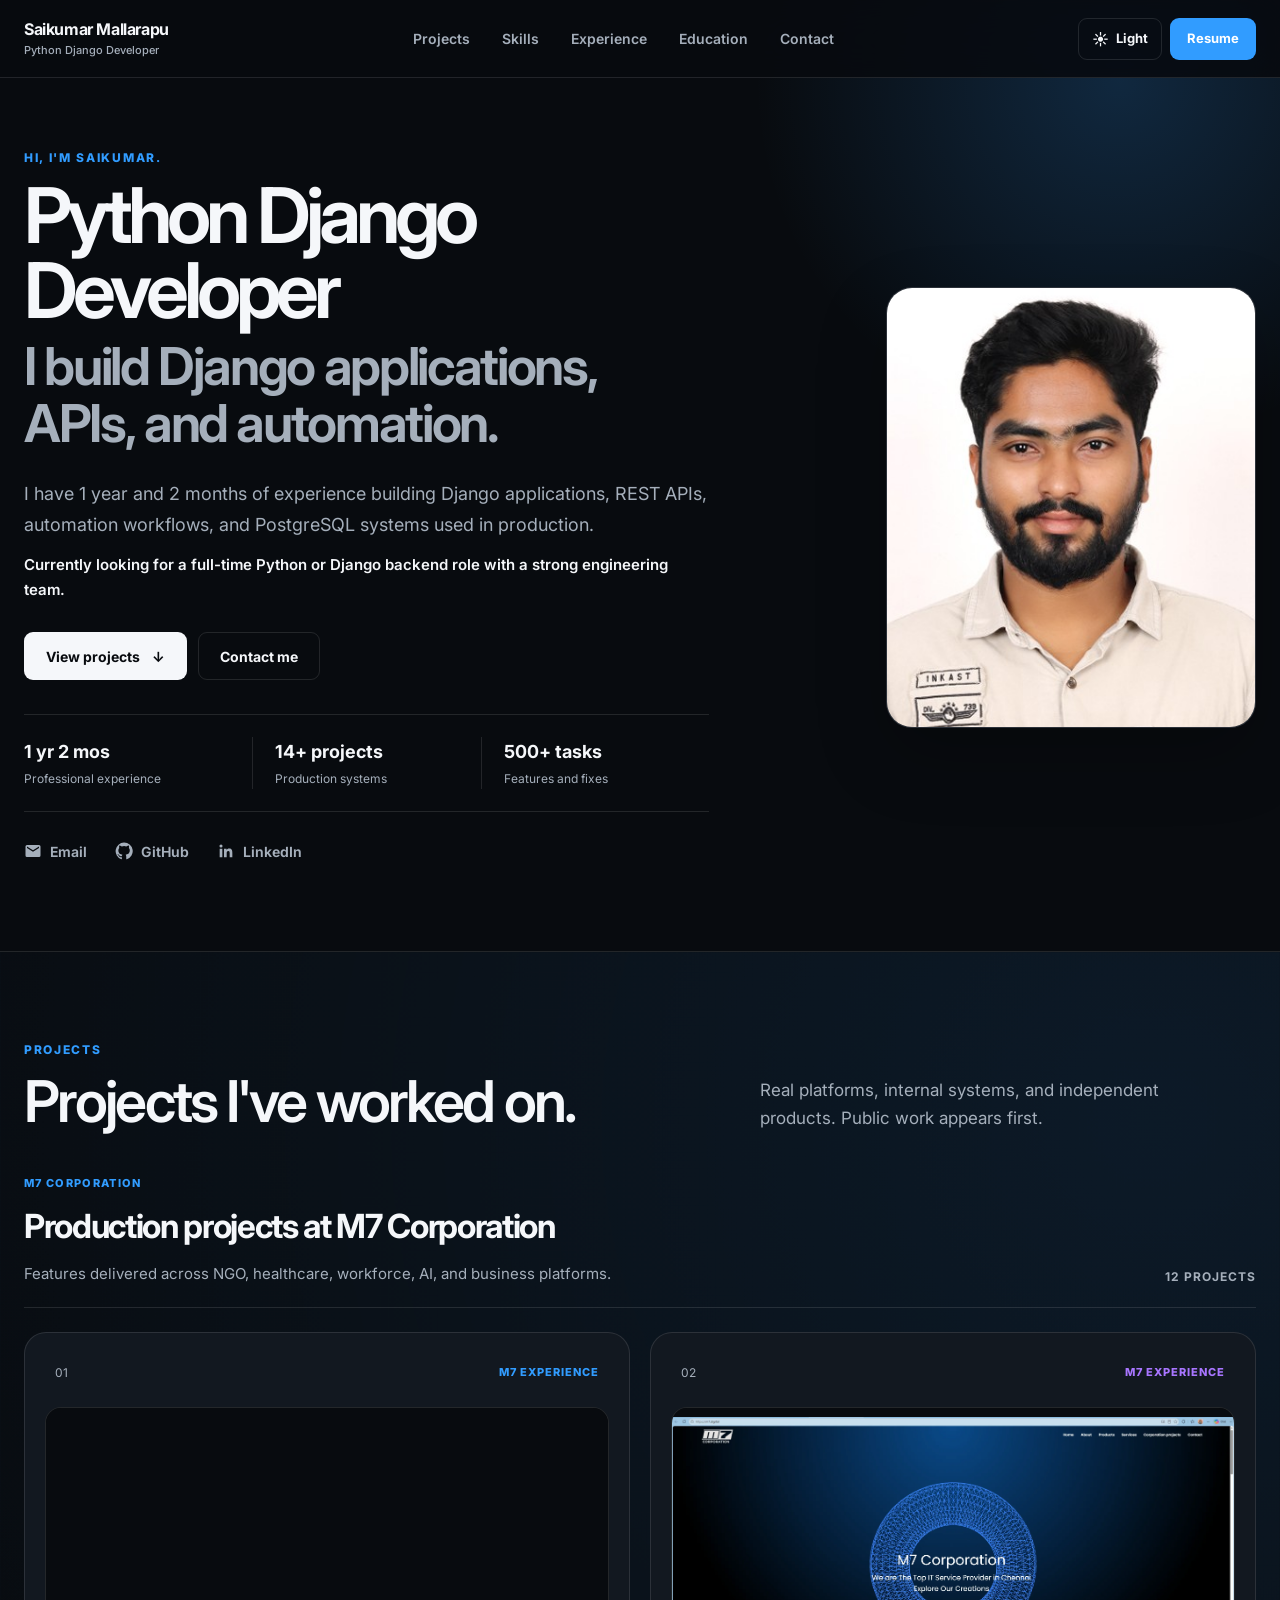
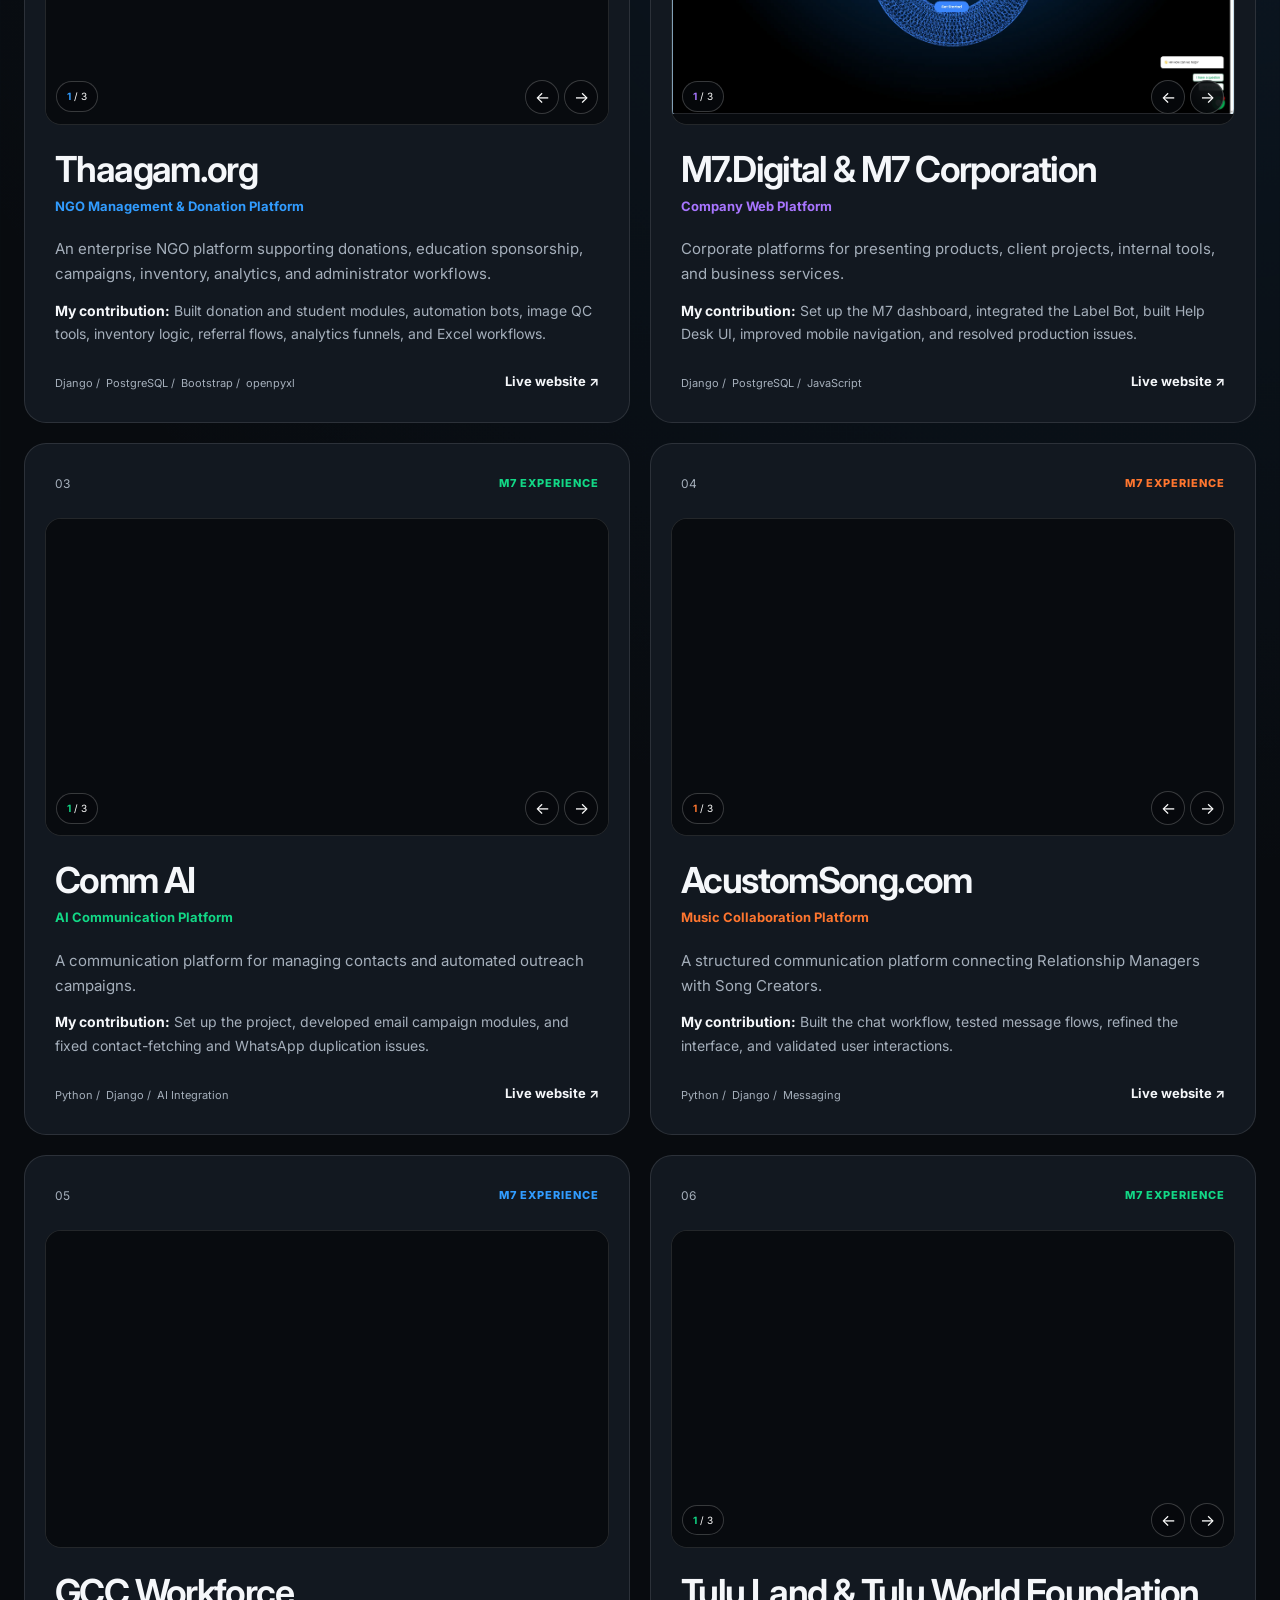
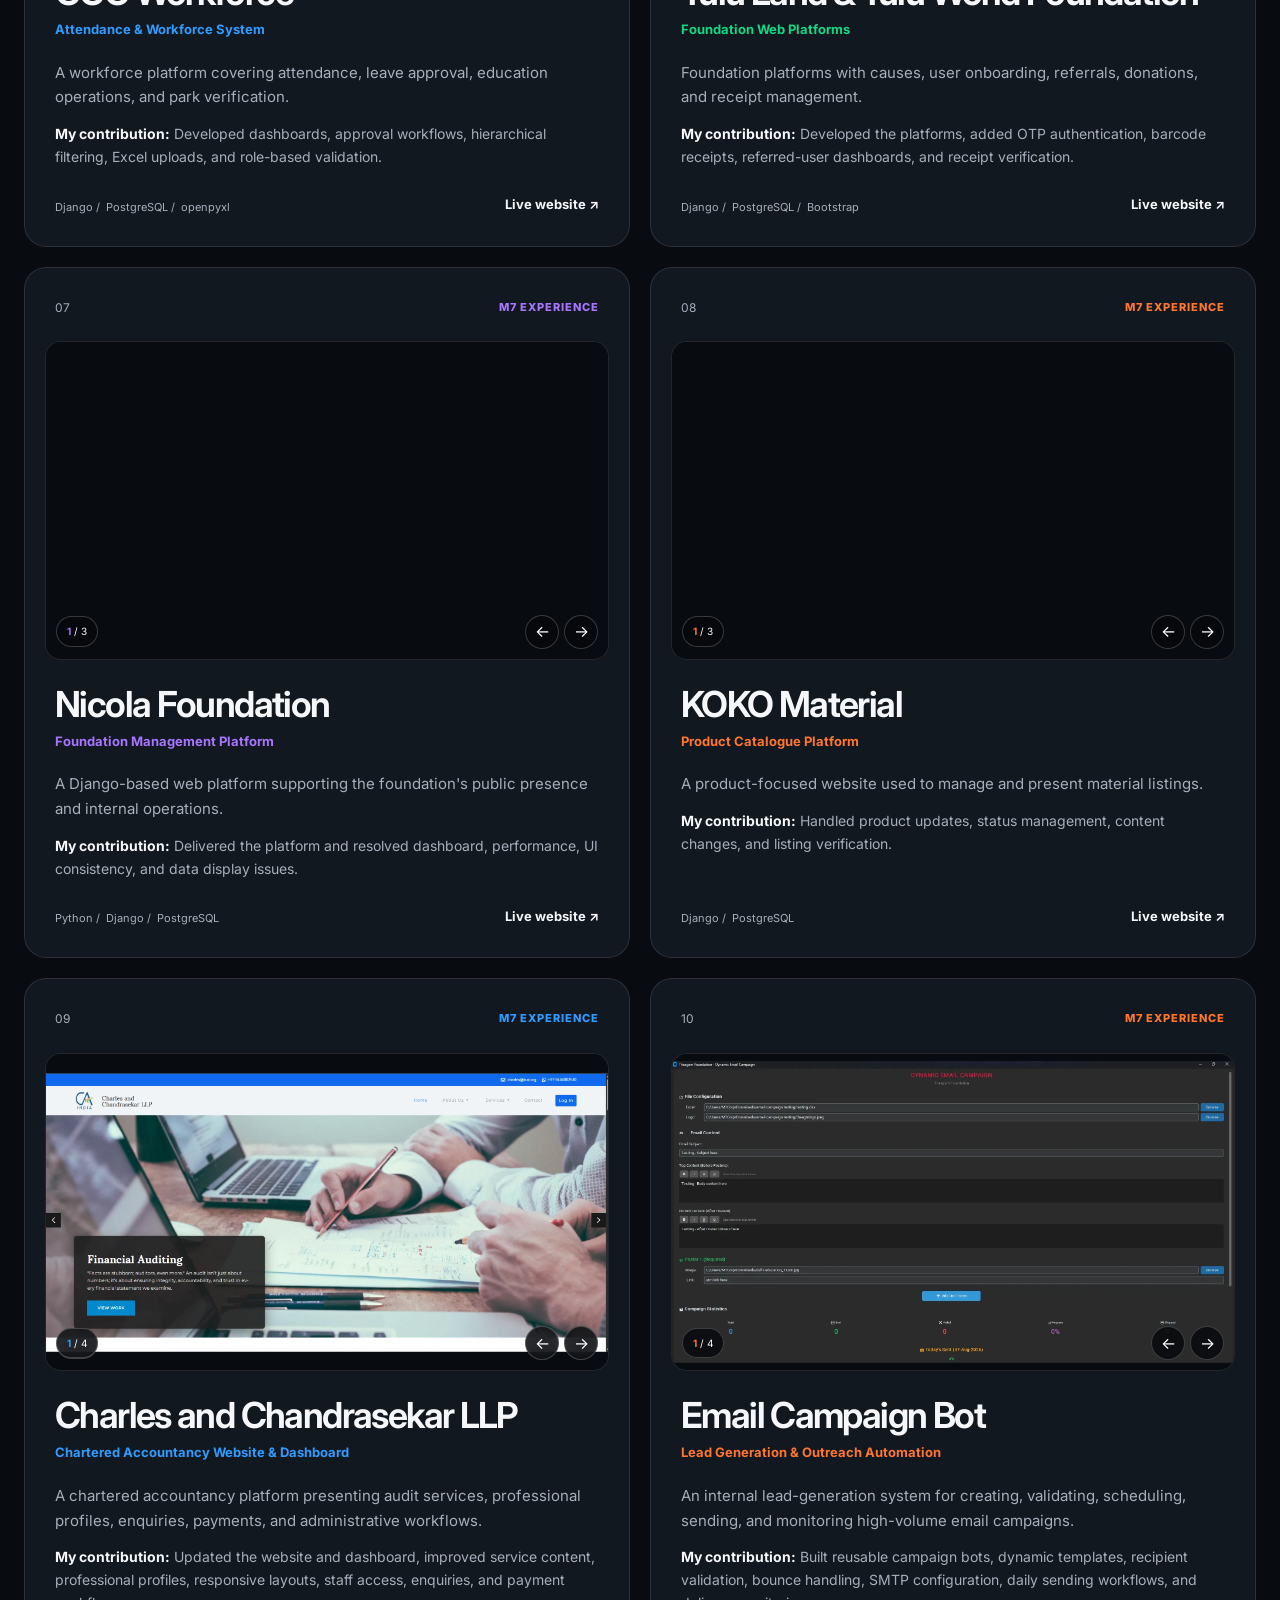
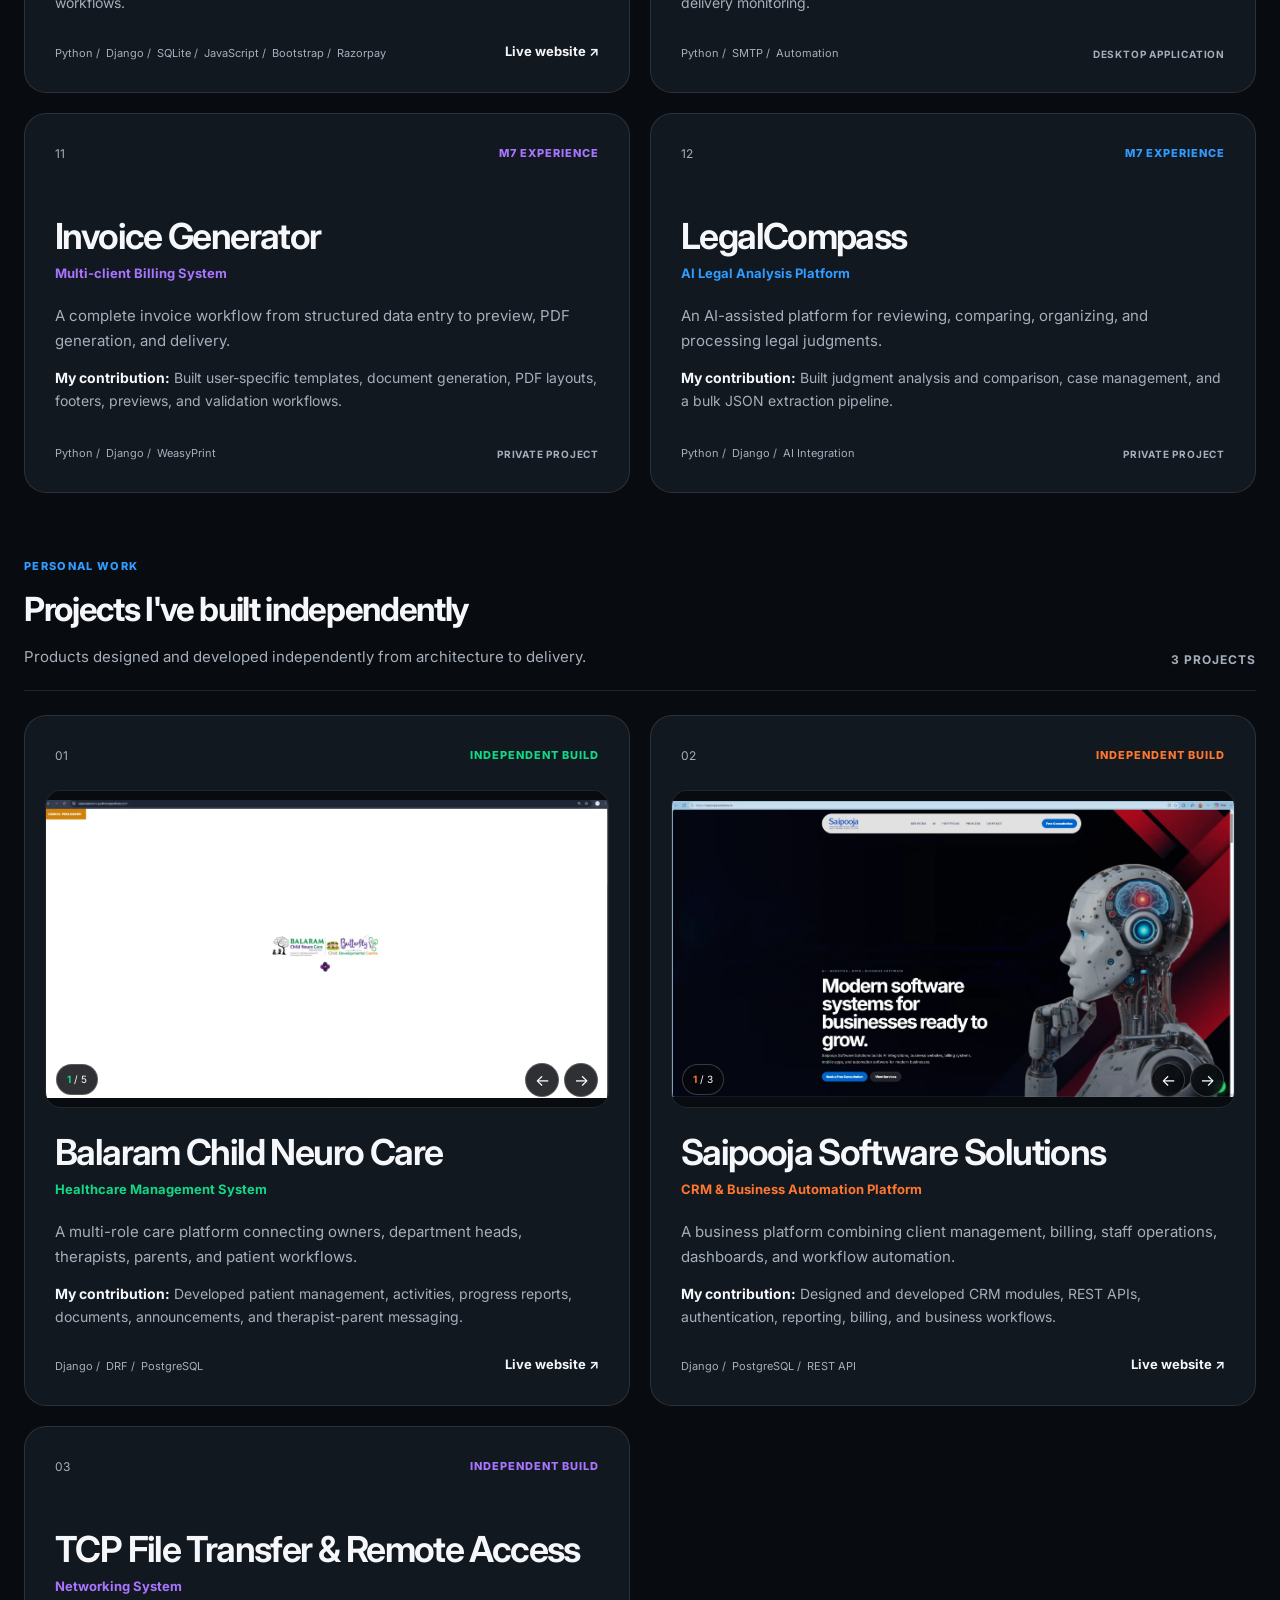
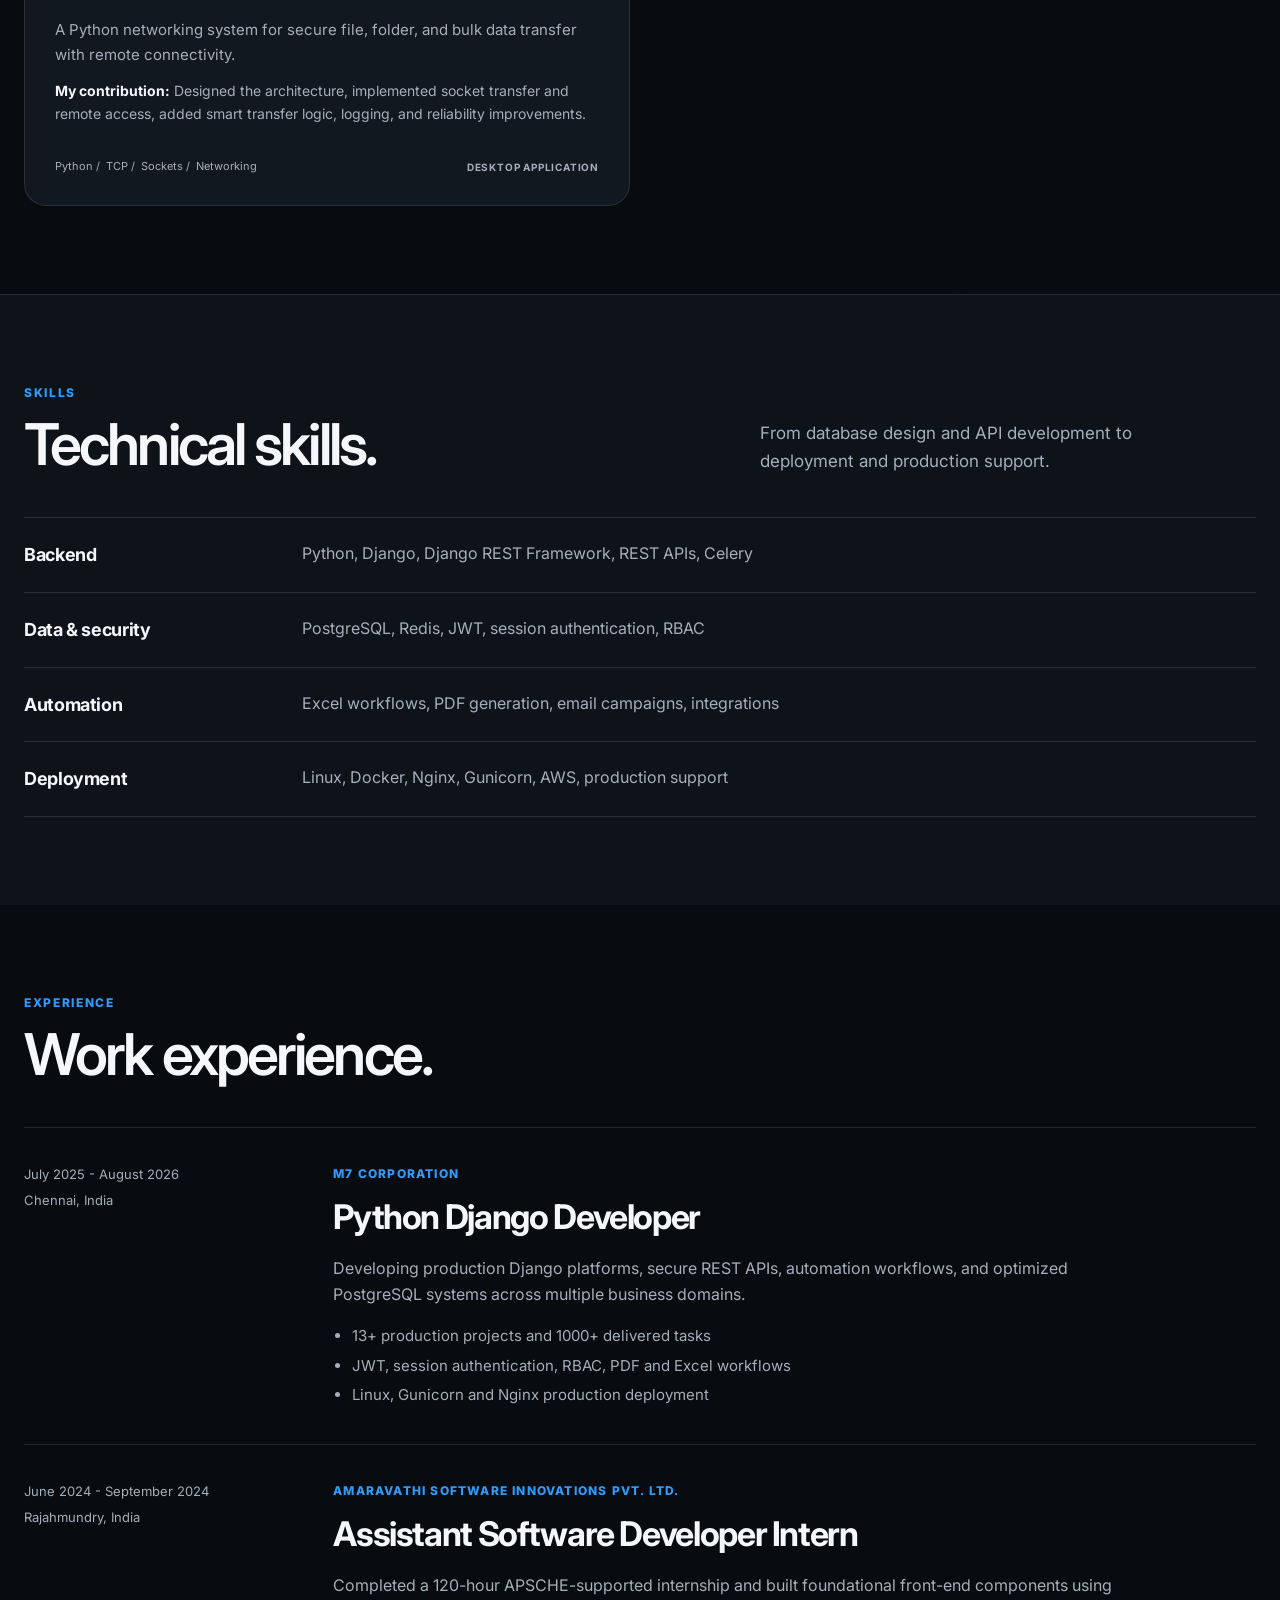
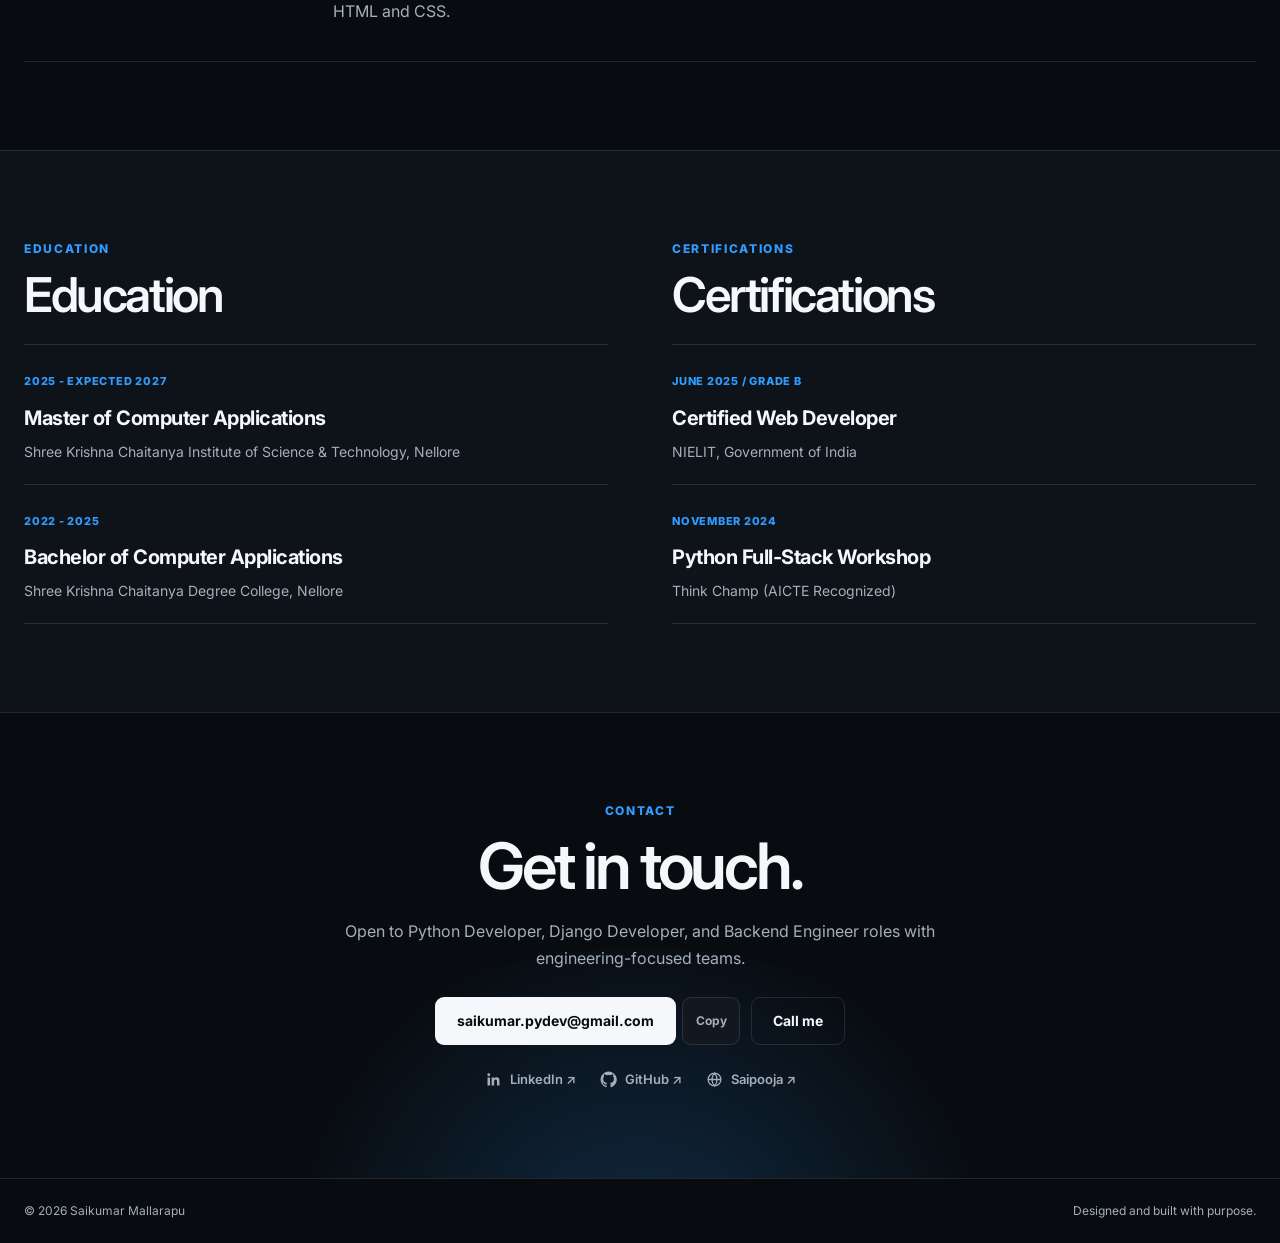
<file: index.html>
<!doctype html>
<html lang="en" data-theme="dark">
<head>
  <meta charset="utf-8">
  <meta name="viewport" content="width=device-width, initial-scale=1">
  <title>Saikumar Mallarapu | Python Django Developer</title>
  <meta name="description" content="Saikumar Mallarapu is a Python Django Developer building production-grade REST APIs, PostgreSQL systems, automation workflows, and backend applications.">
  <meta name="author" content="Saikumar Mallarapu">
  <meta name="robots" content="index, follow, max-image-preview:large, max-snippet:-1">
  <link rel="canonical" href="https://saikumarmallarapu.github.io/">
  <meta name="theme-color" content="#07090c" id="themeColor">
  <meta property="og:type" content="profile">
  <meta property="og:site_name" content="Saikumar Mallarapu">
  <meta property="og:locale" content="en_IN">
  <meta property="og:title" content="Saikumar Mallarapu | Python Django Developer">
  <meta property="og:description" content="Production-focused Python Django Developer experienced in REST APIs, PostgreSQL, automation workflows, and backend systems.">
  <meta property="og:url" content="https://saikumarmallarapu.github.io/">
  <meta property="og:image" content="https://saikumarmallarapu.github.io/assets/images/profile/professional-portrait.jpg">
  <meta property="og:image:width" content="390">
  <meta property="og:image:height" content="544">
  <meta property="og:image:alt" content="Saikumar Mallarapu, Python Django Developer">
  <meta name="twitter:card" content="summary">
  <meta name="twitter:title" content="Saikumar Mallarapu | Python Django Developer">
  <meta name="twitter:description" content="Production-focused Django developer building APIs, automation workflows, and backend applications.">
  <meta name="twitter:image" content="https://saikumarmallarapu.github.io/assets/images/profile/professional-portrait.jpg">
  <meta name="twitter:image:alt" content="Saikumar Mallarapu, Python Django Developer">
  <link rel="icon" type="image/png" href="assets/images/branding/favicon.png">
  <link rel="apple-touch-icon" href="assets/images/branding/favicon-large.png">
  <link rel="preconnect" href="https://fonts.googleapis.com">
  <link rel="preconnect" href="https://fonts.gstatic.com" crossorigin>
  <link href="https://fonts.googleapis.com/css2?family=Inter:wght@400;500;600;700;800&display=swap" rel="stylesheet">
  <script>
    (function () {
      try {
        var savedTheme = localStorage.getItem("portfolio-theme");
        if (savedTheme === "light" || savedTheme === "dark") {
          document.documentElement.dataset.theme = savedTheme;
        }
      } catch (error) {}
    }());
  </script>
  <link rel="stylesheet" href="assets/css/styles.css">
  <script type="application/ld+json">
  {
    "@context": "https://schema.org",
    "@graph": [
      {
        "@type": "WebSite",
        "@id": "https://saikumarmallarapu.github.io/#website",
        "url": "https://saikumarmallarapu.github.io/",
        "name": "Saikumar Mallarapu",
        "description": "Portfolio of Python Django Developer Saikumar Mallarapu"
      },
      {
        "@type": "ProfilePage",
        "@id": "https://saikumarmallarapu.github.io/#profile",
        "url": "https://saikumarmallarapu.github.io/",
        "name": "Saikumar Mallarapu | Python Django Developer",
        "dateModified": "2026-08-06",
        "isPartOf": { "@id": "https://saikumarmallarapu.github.io/#website" },
        "mainEntity": { "@id": "https://saikumarmallarapu.github.io/#person" }
      },
      {
        "@type": "Person",
        "@id": "https://saikumarmallarapu.github.io/#person",
        "name": "Saikumar Mallarapu",
        "jobTitle": "Python Django Developer",
        "description": "Python Django Developer with production experience in REST APIs, PostgreSQL, automation workflows, and backend applications.",
        "url": "https://saikumarmallarapu.github.io/",
        "image": "https://saikumarmallarapu.github.io/assets/images/profile/professional-portrait.jpg",
        "email": "saikumar.pydev@gmail.com",
        "sameAs": [
          "https://linkedin.com/in/saikumarmallarapu",
          "https://github.com/saikumarmallarapu"
        ],
        "knowsAbout": ["Python", "Django", "Django REST Framework", "PostgreSQL", "REST APIs", "JWT", "Redis", "Celery", "Docker", "Linux", "Nginx", "Gunicorn", "AWS"],
        "hasOccupation": {
          "@type": "Occupation",
          "name": "Python Django Developer",
          "skills": "Python, Django, Django REST Framework, PostgreSQL, REST APIs, JWT, Redis, Celery, Docker, Linux, Nginx, Gunicorn, AWS"
        }
      }
    ]
  }
  </script>
</head>
<body>
  <a class="skip-link" href="#main">Skip to content</a>

  <!-- Persistent header: primary navigation, theme switch, resume link, and mobile menu. -->
  <header class="site-header" id="siteHeader">
    <div class="header-shell">
      <a class="brand" href="#home" aria-label="Saikumar Mallarapu home">
        <span class="brand-copy">
          <strong>Saikumar Mallarapu</strong>
          <small>Python Django Developer</small>
        </span>
      </a>

      <nav class="desktop-nav" aria-label="Main navigation">
        <a href="#projects">Projects</a>
        <a href="#expertise">Skills</a>
        <a href="#experience">Experience</a>
        <a href="#credentials">Education</a>
        <a href="#contact">Contact</a>
      </nav>

      <div class="header-actions">
        <button class="theme-toggle" id="themeToggle" type="button" aria-label="Switch to light mode">
          <span class="theme-icon" id="themeIcon" aria-hidden="true">&#9788;</span>
          <span class="theme-label" id="themeLabel">Light</span>
        </button>
        <a class="header-cta" href="assets/documents/saikumar_mallarapu_python_developer.pdf" target="_blank" rel="noopener noreferrer" type="application/pdf">Resume</a>
        <button class="menu-button" id="menuButton" type="button" aria-expanded="false" aria-controls="mobileNav" aria-label="Open navigation">
          <span></span><span></span>
        </button>
      </div>

      <nav class="mobile-nav" id="mobileNav" aria-label="Mobile navigation">
        <a href="#projects">Projects</a>
        <a href="#expertise">Skills</a>
        <a href="#experience">Experience</a>
        <a href="#credentials">Education</a>
        <a href="#contact">Contact</a>
      </nav>
    </div>
  </header>

  <main id="main">
    <!-- Hero: primary introduction and profile image. -->
    <section class="hero" id="home">
      <div class="hero-glow" aria-hidden="true"></div>
      <div class="container hero-grid">
        <div class="hero-copy reveal">
          <p class="section-label">Hi, I&apos;m Saikumar.</p>
          <h1>Python Django Developer<br><span>I build Django applications, APIs, and automation.</span></h1>
          <p class="hero-summary">I have 1 year and 2 months of experience building Django applications, REST APIs, automation workflows, and PostgreSQL systems used in production.</p>
          <p class="job-search-note">Currently looking for a full-time Python or Django backend role with a strong engineering team.</p>
          <div class="hero-actions">
            <a class="button button-primary" href="#projects">View projects <span aria-hidden="true">&#8595;</span></a>
            <a class="button button-secondary" href="mailto:saikumar.pydev@gmail.com">Contact me</a>
          </div>
          <ul class="hero-facts" aria-label="Career highlights">
            <li><strong>1 yr 2 mos</strong><span>Professional experience</span></li>
            <li><strong>14+ projects</strong><span>Production systems</span></li>
            <li><strong>500+ tasks</strong><span>Features and fixes</span></li>
          </ul>
          <div class="hero-links" aria-label="Social profiles">
            <a href="mailto:saikumar.pydev@gmail.com">
              <svg viewBox="0 0 24 24" aria-hidden="true"><path d="M20 4H4a2 2 0 0 0-2 2v12a2 2 0 0 0 2 2h16a2 2 0 0 0 2-2V6a2 2 0 0 0-2-2Zm0 4-8 5-8-5V6l8 5 8-5v2Z"/></svg>
              <span>Email</span>
            </a>
            <a href="https://github.com/saikumarmallarapu" target="_blank" rel="me noopener noreferrer">
              <svg viewBox="0 0 24 24" aria-hidden="true"><path d="M12 .7A11.5 11.5 0 0 0 8.4 23c.6.1.8-.3.8-.6v-2.2c-3.4.7-4.1-1.4-4.1-1.4-.5-1.4-1.3-1.7-1.3-1.7-1.1-.8.1-.7.1-.7 1.2.1 1.8 1.2 1.8 1.2 1.1 1.8 2.8 1.3 3.5 1 .1-.8.4-1.3.8-1.6-2.7-.3-5.5-1.3-5.5-5.9 0-1.3.5-2.4 1.2-3.2-.1-.3-.5-1.6.1-3.2 0 0 1-.3 3.3 1.2a11.2 11.2 0 0 1 6 0c2.3-1.5 3.3-1.2 3.3-1.2.6 1.6.2 2.9.1 3.2.8.8 1.2 1.9 1.2 3.2 0 4.6-2.8 5.6-5.5 5.9.4.4.8 1.1.8 2.2v3.3c0 .3.2.7.8.6A11.5 11.5 0 0 0 12 .7Z"/></svg>
              <span>GitHub</span>
            </a>
            <a href="https://linkedin.com/in/saikumarmallarapu" target="_blank" rel="me noopener noreferrer">
              <svg viewBox="0 0 24 24" aria-hidden="true"><path d="M20.45 20.45H16.9v-5.57c0-1.33-.03-3.04-1.85-3.04-1.85 0-2.14 1.45-2.14 2.94v5.67H9.35V9h3.42v1.56h.04c.48-.9 1.64-1.85 3.37-1.85 3.6 0 4.27 2.37 4.27 5.46v6.28ZM5.34 7.43a2.06 2.06 0 1 1 0-4.12 2.06 2.06 0 0 1 0 4.12Zm1.78 13.02H3.56V9h3.56v11.45Z"/></svg>
              <span>LinkedIn</span>
            </a>
          </div>
        </div>

        <div class="portrait-wrap reveal">
          <div class="portrait-frame">
            <img src="assets/images/profile/professional-portrait.jpg" alt="Saikumar Mallarapu, Python Django Developer" fetchpriority="high">
          </div>
        </div>
      </div>
    </section>

    <!-- Project cards are generated from assets/js/projects.js by assets/js/script.js. -->
    <section class="section projects" id="projects">
      <div class="container">
        <div class="section-intro split-heading reveal">
          <div>
            <p class="section-label">Projects</p>
            <h2>Projects I&apos;ve worked on.</h2>
          </div>
          <p>Real platforms, internal systems, and independent products. Public work appears first.</p>
        </div>

        <!-- Project groups stay visible by default because their full height can exceed a mobile viewport. -->
        <div class="project-group">
          <div class="group-heading group-heading-copy">
            <div>
              <p class="group-kicker">M7 Corporation</p>
              <h3>Production projects at M7 Corporation</h3>
              <p>Features delivered across NGO, healthcare, workforce, AI, and business platforms.</p>
            </div>
            <span id="companyCount"></span>
          </div>
          <div class="project-grid" id="companyProjects"></div>
        </div>

        <div class="project-group personal-group">
          <div class="group-heading group-heading-copy">
            <div>
              <p class="group-kicker">Personal work</p>
              <h3>Projects I&apos;ve built independently</h3>
              <p>Products designed and developed independently from architecture to delivery.</p>
            </div>
            <span id="personalCount"></span>
          </div>
          <div class="project-grid" id="personalProjects"></div>
        </div>
      </div>
    </section>

    <!-- Expertise: grouped technical capabilities and tools. -->
    <section class="section expertise" id="expertise">
      <div class="container">
        <div class="section-intro split-heading reveal">
          <div>
            <p class="section-label">Skills</p>
            <h2>Technical skills.</h2>
          </div>
          <p>From database design and API development to deployment and production support.</p>
        </div>

        <div class="skills-list reveal">
          <article class="skill-row">
            <h3>Backend</h3>
            <p>Python, Django, Django REST Framework, REST APIs, Celery</p>
          </article>
          <article class="skill-row">
            <h3>Data & security</h3>
            <p>PostgreSQL, Redis, JWT, session authentication, RBAC</p>
          </article>
          <article class="skill-row">
            <h3>Automation</h3>
            <p>Excel workflows, PDF generation, email campaigns, integrations</p>
          </article>
          <article class="skill-row">
            <h3>Deployment</h3>
            <p>Linux, Docker, Nginx, Gunicorn, AWS, production support</p>
          </article>
        </div>
      </div>
    </section>

    <!-- Experience: professional timeline and responsibilities. -->
    <section class="section experience" id="experience">
      <div class="container">
        <div class="section-intro reveal">
          <p class="section-label">Experience</p>
          <h2>Work experience.</h2>
        </div>

        <div class="timeline">
          <article class="timeline-item reveal">
            <div class="timeline-meta"><span>July 2025 - August 2026</span><span>Chennai, India</span></div>
            <div class="timeline-body">
              <p class="company">M7 Corporation</p>
              <h3>Python Django Developer</h3>
              <p>Developing production Django platforms, secure REST APIs, automation workflows, and optimized PostgreSQL systems across multiple business domains.</p>
              <ul>
                <li>13+ production projects and 1000+ delivered tasks</li>
                <li>JWT, session authentication, RBAC, PDF and Excel workflows</li>
                <li>Linux, Gunicorn and Nginx production deployment</li>
              </ul>
            </div>
          </article>
          <article class="timeline-item reveal">
            <div class="timeline-meta"><span>June 2024 - September 2024</span><span>Rajahmundry, India</span></div>
            <div class="timeline-body">
              <p class="company">Amaravathi Software Innovations Pvt. Ltd.</p>
              <h3>Assistant Software Developer Intern</h3>
              <p>Completed a 120-hour APSCHE-supported internship and built foundational front-end components using HTML and CSS.</p>
            </div>
          </article>
        </div>
      </div>
    </section>

    <!-- Credentials: education and certification records. -->
    <section class="section credentials" id="credentials">
      <div class="container credentials-grid">
        <div class="credentials-column reveal">
          <p class="section-label">Education</p>
          <h2>Education</h2>
          <article class="credential-card">
            <span>2025 - Expected 2027</span>
            <h3>Master of Computer Applications</h3>
            <p>Shree Krishna Chaitanya Institute of Science & Technology, Nellore</p>
          </article>
          <article class="credential-card">
            <span>2022 - 2025</span>
            <h3>Bachelor of Computer Applications</h3>
            <p>Shree Krishna Chaitanya Degree College, Nellore</p>
          </article>
        </div>

        <div class="credentials-column reveal">
          <p class="section-label">Certifications</p>
          <h2>Certifications</h2>
          <article class="credential-card">
            <span>June 2025 / Grade B</span>
            <h3>Certified Web Developer</h3>
            <p>NIELIT, Government of India</p>
          </article>
          <article class="credential-card">
            <span>November 2024</span>
            <h3>Python Full-Stack Workshop</h3>
            <p>Think Champ (AICTE Recognized)</p>
          </article>
        </div>
      </div>
    </section>

    <!-- Contact: email actions and public profile links. -->
    <section class="section contact" id="contact">
      <div class="contact-glow" aria-hidden="true"></div>
      <div class="container contact-inner reveal">
        <p class="section-label">Contact</p>
        <h2>Get in touch.</h2>
        <p>Open to Python Developer, Django Developer, and Backend Engineer roles with engineering-focused teams.</p>
        <div class="contact-actions">
          <div class="email-action">
            <a class="button button-primary" href="mailto:saikumar.pydev@gmail.com">saikumar.pydev@gmail.com</a>
            <button class="email-copy" id="copyEmail" type="button" aria-label="Copy email address">Copy</button>
          </div>
          <a class="button button-secondary" href="tel:+917330674100" aria-label="Call Saikumar Mallarapu">Call me</a>
        </div>
        <div class="contact-links">
          <a href="https://linkedin.com/in/saikumarmallarapu" target="_blank" rel="me noopener noreferrer">
            <svg viewBox="0 0 24 24" aria-hidden="true"><path d="M20.45 20.45H16.9v-5.57c0-1.33-.03-3.04-1.85-3.04-1.85 0-2.14 1.45-2.14 2.94v5.67H9.35V9h3.42v1.56h.04c.48-.9 1.64-1.85 3.37-1.85 3.6 0 4.27 2.37 4.27 5.46v6.28ZM5.34 7.43a2.06 2.06 0 1 1 0-4.12 2.06 2.06 0 0 1 0 4.12Zm1.78 13.02H3.56V9h3.56v11.45Z"/></svg>
            <span>LinkedIn &#8599;</span>
          </a>
          <a href="https://github.com/saikumarmallarapu" target="_blank" rel="me noopener noreferrer">
            <svg viewBox="0 0 24 24" aria-hidden="true"><path d="M12 .7A11.5 11.5 0 0 0 8.4 23c.6.1.8-.3.8-.6v-2.2c-3.4.7-4.1-1.4-4.1-1.4-.5-1.4-1.3-1.7-1.3-1.7-1.1-.8.1-.7.1-.7 1.2.1 1.8 1.2 1.8 1.2 1.1 1.8 2.8 1.3 3.5 1 .1-.8.4-1.3.8-1.6-2.7-.3-5.5-1.3-5.5-5.9 0-1.3.5-2.4 1.2-3.2-.1-.3-.5-1.6.1-3.2 0 0 1-.3 3.3 1.2a11.2 11.2 0 0 1 6 0c2.3-1.5 3.3-1.2 3.3-1.2.6 1.6.2 2.9.1 3.2.8.8 1.2 1.9 1.2 3.2 0 4.6-2.8 5.6-5.5 5.9.4.4.8 1.1.8 2.2v3.3c0 .3.2.7.8.6A11.5 11.5 0 0 0 12 .7Z"/></svg>
            <span>GitHub &#8599;</span>
          </a>
          <a href="https://saipoojasolutions.in" target="_blank" rel="noopener noreferrer">
            <svg class="website-icon" viewBox="0 0 24 24" aria-hidden="true"><circle cx="12" cy="12" r="9"/><path d="M3.5 12h17M12 3c2.4 2.5 3.6 5.5 3.6 9S14.4 18.5 12 21M12 3C9.6 5.5 8.4 8.5 8.4 12S9.6 18.5 12 21"/></svg>
            <span>Saipooja &#8599;</span>
          </a>
        </div>
      </div>
    </section>
  </main>

  <!-- Footer: copyright year is filled automatically by script.js. -->
  <footer class="site-footer">
    <div class="container">
      <p>&copy; <span id="currentYear"></span> Saikumar Mallarapu</p>
      <p>Designed and built with purpose.</p>
    </div>
  </footer>

  <!-- Load project data first; script.js then renders and controls the page. -->
  <script src="assets/js/projects.js"></script>
  <script src="assets/js/script.js"></script>
</body>
</html>
</file>
<file: assets/css/styles.css>
/* ---------- Theme variables ---------- */
:root {
  color-scheme: dark;
  --bg: #080b0f;
  --bg-soft: #0e1319;
  --surface: #121820;
  --surface-hover: #17202a;
  --text: #f5f7fa;
  --muted: #a5afbb;
  --line: rgba(255, 255, 255, 0.11);
  --blue: #319cff;
  --green: #12d886;
  --orange: #ff762f;
  --purple: #a875ff;
  --header-bg: rgba(8, 11, 15, 0.9);
  --max: 1240px;
  --radius: 22px;
}

html[data-theme="light"] {
  color-scheme: light;
  --bg: #f7f9fc;
  --bg-soft: #eef2f6;
  --surface: #ffffff;
  --surface-hover: #f9fbfd;
  --text: #111820;
  --muted: #5f6c7a;
  --line: rgba(15, 23, 42, 0.13);
  --header-bg: rgba(255, 255, 255, 0.92);
}

/* ---------- Base and shared layout ---------- */
* { box-sizing: border-box; margin: 0; padding: 0; }

html {
  scroll-behavior: smooth;
  scroll-padding-top: 92px;
}

body {
  background: var(--bg);
  color: var(--text);
  font-family: "Inter", system-ui, -apple-system, BlinkMacSystemFont, "Segoe UI", sans-serif;
  font-size: 16px;
  line-height: 1.65;
  overflow-x: hidden;
}

body.menu-open { overflow: hidden; }
img { display: block; max-width: 100%; }
a { color: inherit; }
button { font: inherit; }
::selection { background: var(--blue); color: #fff; }

.container {
  width: min(var(--max), calc(100% - 48px));
  margin-inline: auto;
}

.skip-link {
  position: fixed;
  top: 10px;
  left: 10px;
  z-index: 1000;
  padding: 10px 14px;
  border-radius: 8px;
  background: var(--text);
  color: var(--bg);
  transform: translateY(-150%);
}

.skip-link:focus { transform: translateY(0); }

.section {
  position: relative;
  padding: 88px 0;
}

.section-intro { margin-bottom: 42px; }

.section-label {
  margin-bottom: 10px;
  color: var(--blue);
  font-size: 12px;
  font-weight: 800;
  letter-spacing: 0.14em;
  text-transform: uppercase;
}

.section h2 {
  max-width: 800px;
  font-size: clamp(38px, 4.5vw, 60px);
  font-weight: 600;
  letter-spacing: -0.05em;
  line-height: 1.08;
}

.split-heading {
  display: grid;
  grid-template-columns: 1.15fr 0.85fr;
  align-items: end;
  gap: 64px;
}

.split-heading > p {
  max-width: 470px;
  color: var(--muted);
  font-size: 17px;
}

/* ---------- Persistent header ---------- */
.site-header {
  position: fixed;
  inset: 0 0 auto;
  z-index: 100;
  height: 78px;
  border-bottom: 1px solid var(--line);
  background: var(--header-bg);
  backdrop-filter: blur(18px) saturate(150%);
  transition: box-shadow 0.25s, background 0.25s;
}

.site-header.scrolled { box-shadow: 0 10px 32px rgba(0, 0, 0, 0.14); }

.header-shell {
  position: relative;
  width: min(var(--max), calc(100% - 48px));
  height: 100%;
  display: flex;
  align-items: center;
  justify-content: space-between;
  gap: 28px;
  margin-inline: auto;
}

.brand {
  display: inline-flex;
  align-items: center;
  color: var(--text);
  text-decoration: none;
}

.brand-copy { display: grid; line-height: 1.15; }
.brand-copy strong { font-size: 16px; letter-spacing: -0.025em; }
.brand-copy small { margin-top: 5px; color: var(--muted); font-size: 11px; font-weight: 500; }

.desktop-nav { display: flex; align-items: center; gap: 6px; }

.desktop-nav a {
  padding: 9px 13px;
  border-radius: 8px;
  color: var(--muted);
  font-size: 14px;
  font-weight: 600;
  text-decoration: none;
  transition: background 0.2s, color 0.2s;
}

.desktop-nav a:hover,
.desktop-nav a.active { background: var(--surface); color: var(--text); }

.header-actions { display: flex; align-items: center; gap: 8px; }

.theme-toggle,
.header-cta {
  min-height: 42px;
  display: inline-flex;
  align-items: center;
  justify-content: center;
  border-radius: 9px;
  font-size: 13px;
  font-weight: 700;
}

.theme-toggle {
  gap: 7px;
  padding: 0 13px;
  border: 1px solid var(--line);
  background: transparent;
  color: var(--text);
  cursor: pointer;
}

.theme-toggle:hover { background: var(--surface); }
.theme-icon { font-size: 16px; line-height: 1; }

.header-cta {
  padding: 0 17px;
  background: var(--blue);
  color: #fff;
  text-decoration: none;
}

.header-cta:hover { background: #69b8ff; color: #07111b; }
.menu-button,
.mobile-nav { display: none; }

/* ---------- Hero ---------- */
.hero {
  position: relative;
  padding: 148px 0 84px;
  overflow: hidden;
  border-bottom: 1px solid var(--line);
}

.hero-glow {
  position: absolute;
  top: -300px;
  right: -220px;
  width: 760px;
  height: 760px;
  border-radius: 50%;
  background: radial-gradient(circle, rgba(49, 156, 255, 0.2), transparent 68%);
  pointer-events: none;
}

.hero-grid {
  position: relative;
  display: grid;
  grid-template-columns: 1.2fr 0.8fr;
  align-items: center;
  gap: 90px;
}

.hero-copy,
.project-card,
.timeline-body,
.credentials-column { min-width: 0; }

.hero h1 {
  max-width: 790px;
  font-size: clamp(52px, 6vw, 82px);
  font-weight: 650;
  letter-spacing: -0.065em;
  line-height: 0.98;
}

.hero h1 span {
  display: inline-block;
  margin-top: 10px;
  color: var(--muted);
  font-size: 0.68em;
  letter-spacing: -0.045em;
  line-height: 1.08;
}

.hero-summary {
  max-width: 690px;
  margin-top: 26px;
  color: var(--muted);
  font-size: 18px;
  line-height: 1.75;
}

.job-search-note {
  max-width: 690px;
  margin-top: 12px;
  color: var(--text);
  font-size: 15px;
  font-weight: 600;
}

.hero-actions,
.contact-actions {
  display: flex;
  flex-wrap: wrap;
  gap: 11px;
  margin-top: 30px;
}

.button {
  max-width: 100%;
  min-height: 48px;
  display: inline-flex;
  align-items: center;
  justify-content: center;
  gap: 12px;
  padding: 11px 21px;
  border: 1px solid transparent;
  border-radius: 9px;
  cursor: pointer;
  font-size: 14px;
  font-weight: 700;
  overflow-wrap: anywhere;
  text-align: center;
  text-decoration: none;
  transition: transform 0.2s, background 0.2s, border-color 0.2s;
}

.button:hover { transform: translateY(-2px); }
.button-primary { background: var(--text); color: var(--bg); }
.button-primary:hover { background: var(--blue); color: #fff; }
.button-secondary { border-color: var(--line); background: transparent; color: var(--text); }
.button-secondary:hover { background: var(--surface); }

.hero-facts {
  max-width: 720px;
  display: grid;
  grid-template-columns: repeat(3, 1fr);
  margin-top: 34px;
  padding: 22px 0;
  border-top: 1px solid var(--line);
  border-bottom: 1px solid var(--line);
  list-style: none;
}

.hero-facts li { display: grid; gap: 2px; padding-right: 18px; }
.hero-facts li + li { padding-left: 22px; border-left: 1px solid var(--line); }
.hero-facts strong { font-size: 18px; }
.hero-facts span { color: var(--muted); font-size: 12px; }

.hero-links { display: flex; flex-wrap: wrap; gap: 18px 28px; margin-top: 24px; }
.hero-links a { display: inline-flex; align-items: center; gap: 8px; padding: 4px 0; color: var(--muted); font-size: 14px; font-weight: 650; text-decoration: none; }
.hero-links svg { width: 18px; height: 18px; flex: none; fill: currentColor; }
.hero-links a:hover { color: var(--blue); }

.portrait-wrap { justify-self: end; width: min(370px, 100%); }

.portrait-frame {
  aspect-ratio: 0.84;
  overflow: hidden;
  border: 1px solid var(--line);
  border-radius: 26px;
  background: var(--surface);
  box-shadow: 0 28px 70px rgba(0, 0, 0, 0.22);
}

.portrait-frame img { width: 100%; height: 100%; object-fit: cover; object-position: center top; }

/* ---------- Project showcase ---------- */
.projects {
  background: radial-gradient(circle at 90% 3%, rgba(49, 156, 255, 0.1), transparent 24%), var(--bg);
}

.project-group + .project-group { margin-top: 64px; }

.group-heading {
  display: flex;
  align-items: flex-end;
  justify-content: space-between;
  gap: 30px;
  margin-bottom: 24px;
  padding-bottom: 20px;
  border-bottom: 1px solid var(--line);
}

.group-heading > div { max-width: 760px; }
.group-kicker { margin-bottom: 7px; color: var(--blue); font-size: 11px; font-weight: 800; letter-spacing: 0.12em; text-transform: uppercase; }
.group-heading h3 { font-size: clamp(24px, 2.6vw, 34px); letter-spacing: -0.04em; }
.group-heading > div > p:last-child { margin-top: 8px; color: var(--muted); font-size: 15px; }
.group-heading > span { flex-shrink: 0; color: var(--muted); font-size: 12px; font-weight: 700; letter-spacing: 0.08em; text-transform: uppercase; }

.project-grid { display: grid; grid-template-columns: repeat(2, minmax(0, 1fr)); gap: 20px; }

.project-card {
  --card-accent: var(--blue);
  position: relative;
  min-height: 380px;
  display: flex;
  flex-direction: column;
  overflow: hidden;
  padding: 30px;
  border: 1px solid var(--line);
  border-radius: var(--radius);
  background: var(--surface);
  transition: transform 0.25s, border-color 0.25s, background 0.25s;
}

.project-card:hover { transform: translateY(-4px); border-color: color-mix(in srgb, var(--card-accent) 48%, transparent); background: var(--surface-hover); }
.project-card[data-accent="blue"] { --card-accent: var(--blue); }
.project-card[data-accent="green"] { --card-accent: var(--green); }
.project-card[data-accent="orange"] { --card-accent: var(--orange); }
.project-card[data-accent="purple"] { --card-accent: var(--purple); }

.project-top { display: flex; justify-content: space-between; gap: 20px; }
.project-index { color: var(--muted); font-size: 12px; }
.project-type { color: var(--card-accent); font-size: 11px; font-weight: 800; letter-spacing: 0.09em; text-transform: uppercase; }

.project-card h4 {
  margin-top: 52px;
  font-size: clamp(27px, 2.8vw, 36px);
  font-weight: 650;
  letter-spacing: -0.045em;
  line-height: 1.12;
  overflow-wrap: anywhere;
}

.project-card.has-images h4 { margin-top: 24px; }
.project-subtitle { margin-top: 7px; color: var(--card-accent); font-size: 13px; font-weight: 700; }
.project-summary { margin-top: 20px; color: var(--muted); font-size: 15px; }
.project-contribution { margin-top: 12px; color: var(--muted); font-size: 14px; }
.project-contribution strong { color: var(--text); font-weight: 700; }

.project-gallery {
  position: relative;
  margin: 24px -10px 0;
  overflow: hidden;
  border: 1px solid var(--line);
  border-radius: 16px;
  background: #090c10;
}

.project-gallery-track {
  display: flex;
  overflow-x: auto;
  scroll-behavior: smooth;
  scroll-snap-type: x mandatory;
  scrollbar-width: none;
  touch-action: pan-x;
}

.project-gallery-track::-webkit-scrollbar { display: none; }
.project-slide { min-width: 100%; aspect-ratio: 16 / 9; scroll-snap-align: start; background: #080b0f; }
.project-slide img { width: 100%; height: 100%; object-fit: contain; }

.project-gallery-controls {
  position: absolute;
  inset: auto 10px 10px;
  display: flex;
  align-items: center;
  justify-content: space-between;
  pointer-events: none;
}

.project-gallery-count,
.project-gallery-controls button {
  border: 1px solid rgba(255, 255, 255, 0.2);
  background: rgba(7, 9, 12, 0.84);
  color: #fff;
  backdrop-filter: blur(10px);
}

.project-gallery-count { padding: 6px 10px; border-radius: 100px; font-size: 10px; }
.project-gallery-count b { color: var(--card-accent); }
.project-gallery-controls > div { display: flex; gap: 5px; pointer-events: auto; }
.project-gallery-controls button { width: 34px; height: 34px; border-radius: 50%; cursor: pointer; }
.project-gallery-controls button:hover:not(:disabled) { border-color: var(--card-accent); color: var(--card-accent); }
.project-gallery-controls button:disabled { opacity: 0.35; cursor: default; }

.project-footer {
  display: flex;
  align-items: flex-end;
  justify-content: space-between;
  gap: 20px;
  margin-top: auto;
  padding-top: 26px;
}

.project-tech { display: flex; flex-wrap: wrap; gap: 6px; }
.project-tech span { color: var(--muted); font-size: 11px; }
.project-tech span:not(:last-child)::after { content: " /"; }
.project-link { flex-shrink: 0; color: var(--text); font-size: 13px; font-weight: 700; text-decoration: none; }
.project-link:hover { color: var(--card-accent); }
.private-label { color: var(--muted); font-size: 10px; font-weight: 700; letter-spacing: 0.08em; text-transform: uppercase; }

/* ---------- Compact skills ---------- */
.expertise { border-top: 1px solid var(--line); background: var(--bg-soft); }
.skills-list { border-top: 1px solid var(--line); }

.skill-row {
  display: grid;
  grid-template-columns: 0.4fr 1.6fr;
  gap: 40px;
  padding: 22px 0;
  border-bottom: 1px solid var(--line);
}

.skill-row h3 { font-size: 18px; letter-spacing: -0.02em; }
.skill-row p { color: var(--muted); font-size: 16px; }

/* ---------- ATS-style experience ---------- */
.experience { background: var(--bg); }
.timeline { border-top: 1px solid var(--line); }

.timeline-item {
  display: grid;
  grid-template-columns: 0.42fr 1.58fr;
  gap: 64px;
  padding: 36px 0;
  border-bottom: 1px solid var(--line);
}

.timeline-meta { display: flex; flex-direction: column; gap: 4px; color: var(--muted); font-size: 13px; }
.timeline-body .company { margin-bottom: 5px; color: var(--blue); font-size: 12px; font-weight: 800; letter-spacing: 0.1em; text-transform: uppercase; }
.timeline-body h3 { margin-bottom: 10px; font-size: clamp(25px, 2.8vw, 34px); letter-spacing: -0.04em; }
.timeline-body h3,
.credential-card h3 { overflow-wrap: anywhere; }
.timeline-body > p { max-width: 790px; color: var(--muted); font-size: 16px; }
.timeline-body ul { display: grid; gap: 5px; margin: 16px 0 0 19px; color: var(--muted); font-size: 15px; }

/* ---------- Education and certifications ---------- */
.credentials { border-top: 1px solid var(--line); background: var(--bg-soft); }
.credentials-grid { display: grid; grid-template-columns: repeat(2, minmax(0, 1fr)); gap: 64px; }
.credentials-column h2 { margin-bottom: 24px; font-size: clamp(34px, 3.8vw, 48px); }
.credential-card { padding: 21px 0; border-top: 1px solid var(--line); }
.credential-card:last-child { border-bottom: 1px solid var(--line); }
.credential-card span { color: var(--blue); font-size: 11px; font-weight: 800; letter-spacing: 0.07em; text-transform: uppercase; }
.credential-card h3 { margin: 9px 0 5px; font-size: 20px; letter-spacing: -0.025em; }
.credential-card p { color: var(--muted); font-size: 14px; }

/* ---------- Contact and footer ---------- */
.contact {
  display: grid;
  align-items: center;
  overflow: hidden;
  border-top: 1px solid var(--line);
  background: var(--bg);
}

.contact-glow {
  position: absolute;
  left: 50%;
  bottom: -420px;
  width: 850px;
  height: 650px;
  transform: translateX(-50%);
  border-radius: 50%;
  background: radial-gradient(circle, rgba(49, 156, 255, 0.22), transparent 68%);
  pointer-events: none;
}

.contact-inner { position: relative; text-align: center; }
.contact-inner h2 { max-width: 850px; margin-inline: auto; font-size: clamp(42px, 5vw, 64px); }
.contact-inner > p:not(.section-label) { max-width: 650px; margin: 18px auto 0; color: var(--muted); font-size: 16px; }
.contact-actions { justify-content: center; margin-top: 26px; }
.email-action { display: flex; align-items: stretch; gap: 6px; min-width: 0; }

.email-copy {
  min-width: 58px;
  padding: 0 11px;
  border: 1px solid var(--line);
  border-radius: 9px;
  background: var(--surface);
  color: var(--muted);
  cursor: pointer;
  font-size: 12px;
  font-weight: 700;
  transition: border-color 0.2s, background 0.2s, color 0.2s;
}

.email-copy:hover { border-color: var(--blue); color: var(--text); }
.email-copy.copied { border-color: var(--green); background: color-mix(in srgb, var(--green) 12%, var(--surface)); color: var(--green); }
.contact-links { display: flex; justify-content: center; gap: 24px; margin-top: 24px; }
.contact-links a { display: inline-flex; align-items: center; gap: 8px; color: var(--muted); font-size: 13px; font-weight: 600; text-decoration: none; }
.contact-links svg { width: 17px; height: 17px; flex: none; fill: currentColor; }
.contact-links .website-icon { fill: none; stroke: currentColor; stroke-linecap: round; stroke-linejoin: round; stroke-width: 1.8; }
.contact-links a:hover { color: var(--blue); }

.site-footer { padding: 22px 0; border-top: 1px solid var(--line); color: var(--muted); font-size: 12px; }
.site-footer .container { display: flex; justify-content: space-between; gap: 20px; }

/* ---------- Reusable UI states ---------- */
.reveal { opacity: 0; transform: translateY(18px); transition: opacity 0.6s ease, transform 0.6s ease; }
.reveal.visible { opacity: 1; transform: translateY(0); }

/* ---------- Responsive layout ---------- */
@media (max-width: 1040px) {
  .desktop-nav a { padding-inline: 9px; }
  .hero-grid { gap: 55px; }
}

@media (max-width: 900px) {
  .desktop-nav { display: none; }

  .menu-button {
    width: 42px;
    height: 42px;
    display: grid;
    place-content: center;
    gap: 6px;
    border: 1px solid var(--line);
    border-radius: 9px;
    background: transparent;
    cursor: pointer;
  }

  .menu-button span { display: block; width: 17px; height: 1px; background: var(--text); transition: transform 0.25s; }
  .menu-button[aria-expanded="true"] span:first-child { transform: translateY(3.5px) rotate(45deg); }
  .menu-button[aria-expanded="true"] span:last-child { transform: translateY(-3.5px) rotate(-45deg); }

  .mobile-nav {
    position: fixed;
    top: 78px;
    left: 16px;
    right: 16px;
    display: grid;
    gap: 3px;
    padding: 10px;
    border: 1px solid var(--line);
    border-radius: 14px;
    background: var(--header-bg);
    box-shadow: 0 18px 40px rgba(0, 0, 0, 0.18);
    opacity: 0;
    visibility: hidden;
    transform: translateY(-10px);
    transition: opacity 0.2s, visibility 0.2s, transform 0.2s;
  }

  .mobile-nav.open { opacity: 1; visibility: visible; transform: translateY(0); }
  .mobile-nav a { padding: 12px 13px; border-radius: 8px; color: var(--muted); font-size: 15px; font-weight: 650; text-decoration: none; }
  .mobile-nav a:hover { background: var(--surface); color: var(--text); }

  .hero-grid { grid-template-columns: 1fr; gap: 36px; }
  .portrait-wrap { justify-self: center; width: min(300px, 68%); }
  .split-heading { grid-template-columns: 1fr; align-items: start; gap: 18px; }
  .timeline-item { grid-template-columns: 0.5fr 1.5fr; gap: 34px; }
}

@media (max-width: 720px) {
  .project-grid,
  .credentials-grid { grid-template-columns: 1fr; }
  .credentials-grid { gap: 55px; }
}

@media (max-width: 600px) {
  .container,
  .header-shell { width: min(100% - 32px, var(--max)); }
  .site-header { height: 70px; }
  .brand-copy strong { font-size: 14px; }
  .brand-copy small { font-size: 10px; }
  .header-cta { display: none; }
  .theme-toggle { width: 42px; padding: 0; }
  .theme-label { display: none; }
  .mobile-nav { top: 70px; }

  .hero { padding: 104px 0 30px; }
  .hero-grid { gap: 24px; }
  .hero h1 { font-size: clamp(42px, 11.5vw, 52px); }
  .hero-summary { margin-top: 21px; font-size: 16px; }
  .hero-actions { display: grid; grid-template-columns: repeat(2, minmax(0, 1fr)); }
  .hero-actions .button { width: auto; padding-inline: 12px; }
  .contact-actions .button { width: 100%; }
  .email-action { width: 100%; }
  .email-action .button { min-width: 0; flex: 1; width: auto; }
  .hero-facts { grid-template-columns: repeat(3, minmax(0, 1fr)); padding: 16px 0; }
  .hero-facts li { padding: 0 9px; }
  .hero-facts li:first-child { padding-left: 0; }
  .hero-facts li + li { padding-left: 9px; border-top: 0; border-left: 1px solid var(--line); }
  .hero-facts strong { font-size: 15px; line-height: 1.25; white-space: nowrap; }
  .hero-facts span { margin-top: 5px; font-size: 11px; line-height: 1.4; }
  .hero-links { justify-content: center; margin-top: 18px; }
  .portrait-wrap { width: min(210px, 58vw); }
  .portrait-frame { border-radius: 20px; }

  .section { padding: 48px 0; }
  .section-intro { margin-bottom: 26px; }
  .section h2 { font-size: 32px; line-height: 1.1; }
  .split-heading > p { font-size: 15px; }
  .group-heading { align-items: flex-start; flex-direction: column; gap: 13px; }
  .project-group + .project-group { margin-top: 44px; }
  .project-card { min-height: 0; padding: 21px; }
  .project-card h4 { margin-top: 38px; font-size: 26px; line-height: 1.15; }
  .project-card.has-images h4 { margin-top: 22px; }
  .project-gallery { margin-inline: -7px; }
  .project-summary { font-size: 14px; }
  .project-footer { align-items: flex-start; flex-direction: column; }

  .skill-row { grid-template-columns: 1fr; gap: 7px; padding: 18px 0; }
  .timeline-item { grid-template-columns: 1fr; gap: 16px; padding: 28px 0; }
  .timeline-meta { flex-direction: row; gap: 12px; }
  .timeline-body h3 { font-size: 25px; line-height: 1.15; }
  .credentials-column h2 { font-size: 31px; }
  .credential-card h3 { font-size: 19px; line-height: 1.3; }
  .contact-inner h2 { font-size: 36px; line-height: 1.1; }
  .contact-links { flex-wrap: wrap; gap: 18px; }
  .site-footer .container { flex-direction: column; gap: 2px; }

  /* Avoid doubled whitespace where the experience and education sections meet. */
  .experience { padding-bottom: 24px; }
  .credentials { padding-top: 34px; }

  /* Never let an optional entrance animation hide mobile content permanently. */
  .reveal { opacity: 1; transform: none; }
}

/* Narrow phones: protect the header and long contact/project text. */
@media (max-width: 420px) {
  .header-shell { gap: 12px; }
  .brand-copy small { display: none; }
  .header-actions { gap: 6px; }
  .hero-links { flex-wrap: wrap; gap: 14px 20px; }
  .contact-actions { width: 100%; }
}

@media (max-width: 360px) {
  .container,
  .header-shell { width: min(100% - 24px, var(--max)); }
  .brand-copy strong { font-size: 13px; }
  .theme-toggle,
  .menu-button { width: 39px; height: 39px; min-height: 39px; }
  .hero h1 { font-size: 40px; }
  .hero-actions { grid-template-columns: 1fr; }
  .section h2,
  .contact-inner h2 { font-size: 31px; }
  .project-card { padding: 20px; }
  .project-card h4 { font-size: 24px; }
}

@media (prefers-reduced-motion: reduce) {
  html { scroll-behavior: auto; }
  *, *::before, *::after { animation-duration: 0.01ms !important; animation-iteration-count: 1 !important; transition-duration: 0.01ms !important; }
  .reveal { opacity: 1; transform: none; }
}

/* =========================================================
   PORTFOLIO ASSISTANT
========================================================= */

.portfolio-assistant {
  position: fixed;
  right: 24px;
  bottom: 24px;
  z-index: 9999;
}

.assistant-launcher {
  width: 360px;
  min-height: 58px;
  padding: 0 14px 0 20px;

  display: flex;
  align-items: center;
  justify-content: space-between;

  border: 1px solid rgba(130, 130, 150, 0.3);
  border-radius: 18px;

  background: var(--surface, #ffffff);
  color: var(--text, #111111);

  font: inherit;
  cursor: pointer;

  box-shadow: 0 14px 40px rgba(0, 0, 0, 0.18);
}

.assistant-launcher span {
  width: 36px;
  height: 36px;

  display: grid;
  place-items: center;

  border-radius: 50%;
  background: #8b5cf6;
  color: #ffffff;

  font-size: 20px;
  font-weight: 700;
}

.assistant-panel {
  position: fixed;
  top: 0;
  right: 0;

  width: min(390px, 100%);
  height: 100vh;

  display: flex;
  flex-direction: column;

  background: var(--surface, #ffffff);
  color: var(--text, #111111);

  border-left: 1px solid rgba(130, 130, 150, 0.25);
  box-shadow: -12px 0 40px rgba(0, 0, 0, 0.18);

  transform: translateX(105%);
  transition: transform 0.3s ease;
}

.assistant-panel.open {
  transform: translateX(0);
}

.assistant-header {
  padding: 18px;

  display: flex;
  align-items: center;
  justify-content: space-between;

  border-bottom: 1px solid rgba(130, 130, 150, 0.2);
}

.assistant-header h3 {
  margin: 0;
  font-size: 18px;
}

.assistant-close {
  width: 36px;
  height: 36px;

  border: 0;
  border-radius: 50%;

  background: transparent;
  color: inherit;

  font-size: 28px;
  cursor: pointer;
}

.assistant-messages {
  flex: 1;
  overflow-y: auto;

  padding: 18px;

  display: flex;
  flex-direction: column;
  gap: 14px;
}

.assistant-message {
  max-width: 88%;
  padding: 12px 14px;

  border-radius: 16px;
  line-height: 1.6;
  white-space: pre-line;
}

.assistant-message.bot {
  align-self: flex-start;
  background: rgba(139, 92, 246, 0.12);
}

.assistant-message.user {
  align-self: flex-end;
  background: #8b5cf6;
  color: #ffffff;
}

.assistant-form {
  padding: 14px;

  display: flex;
  gap: 10px;

  border-top: 1px solid rgba(130, 130, 150, 0.2);
}

.assistant-form input {
  flex: 1;
  min-width: 0;

  padding: 13px 15px;

  border: 1px solid rgba(130, 130, 150, 0.3);
  border-radius: 14px;

  background: transparent;
  color: inherit;

  font: inherit;
  outline: none;
}

.assistant-form button {
  width: 44px;
  height: 44px;

  border: 0;
  border-radius: 50%;

  background: #8b5cf6;
  color: #ffffff;

  font-size: 20px;
  cursor: pointer;
}

@media (max-width: 600px) {
  .portfolio-assistant {
    right: 12px;
    bottom: 12px;
    left: 12px;
  }

  .assistant-launcher {
    width: 100%;
  }

  .assistant-panel {
    width: 100%;
  }
}

.assistant-suggestions {
  display: flex;
  flex-wrap: wrap;
  gap: 8px;
  padding: 0 18px 16px;
}

.assistant-suggestions button {
  padding: 8px 12px;
  border: 1px solid #8b5cf6;
  border-radius: 20px;
  background: transparent;
  color: inherit;
  cursor: pointer;
}

.assistant-suggestions button:hover {
  background: #8b5cf6;
  color: #fff;
}

.assistant-typing {
  width: fit-content;
  padding: 10px 14px;
  border-radius: 16px;
  background: rgba(139, 92, 246, 0.12);
}

.assistant-typing span {
  display: inline-block;
  width: 6px;
  height: 6px;
  margin: 0 2px;
  border-radius: 50%;
  background: currentColor;
  animation: assistantTyping 1s infinite;
}

.assistant-typing span:nth-child(2) {
  animation-delay: 0.2s;
}

.assistant-typing span:nth-child(3) {
  animation-delay: 0.4s;
}

@keyframes assistantTyping {
  0%, 60%, 100% {
    transform: translateY(0);
    opacity: 0.4;
  }

  30% {
    transform: translateY(-4px);
    opacity: 1;
  }
}
.assistant-message {
  width: fit-content;
  max-width: 86%;
  overflow-wrap: anywhere;
  word-break: break-word;
}

.assistant-message.bot {
  max-width: 92%;
}

.assistant-suggestions {
  display: grid;
  grid-template-columns: repeat(2, minmax(0, 1fr));
  gap: 8px;
  width: 100%;
}

.assistant-suggestions button {
  width: 100%;
  min-height: 40px;
  padding: 8px 10px;
  text-align: center;
}

@media (max-width: 480px) {
  .assistant-panel {
    width: 100%;
    max-width: 100%;
  }

  .assistant-messages {
    padding: 14px;
  }

  .assistant-message {
    max-width: 90%;
    font-size: 14px;
    line-height: 1.55;
  }

  .assistant-message.bot {
    max-width: 94%;
  }

  .assistant-suggestions {
    grid-template-columns: repeat(2, minmax(0, 1fr));
  }

  .assistant-form {
    padding: 10px;
  }

  .assistant-form input {
    min-height: 44px;
    font-size: 16px;
  }

  .assistant-form button {
    flex: 0 0 44px;
  }
}

@media (max-width: 360px) {
  .assistant-suggestions {
    grid-template-columns: 1fr;
  }
}
</file>
